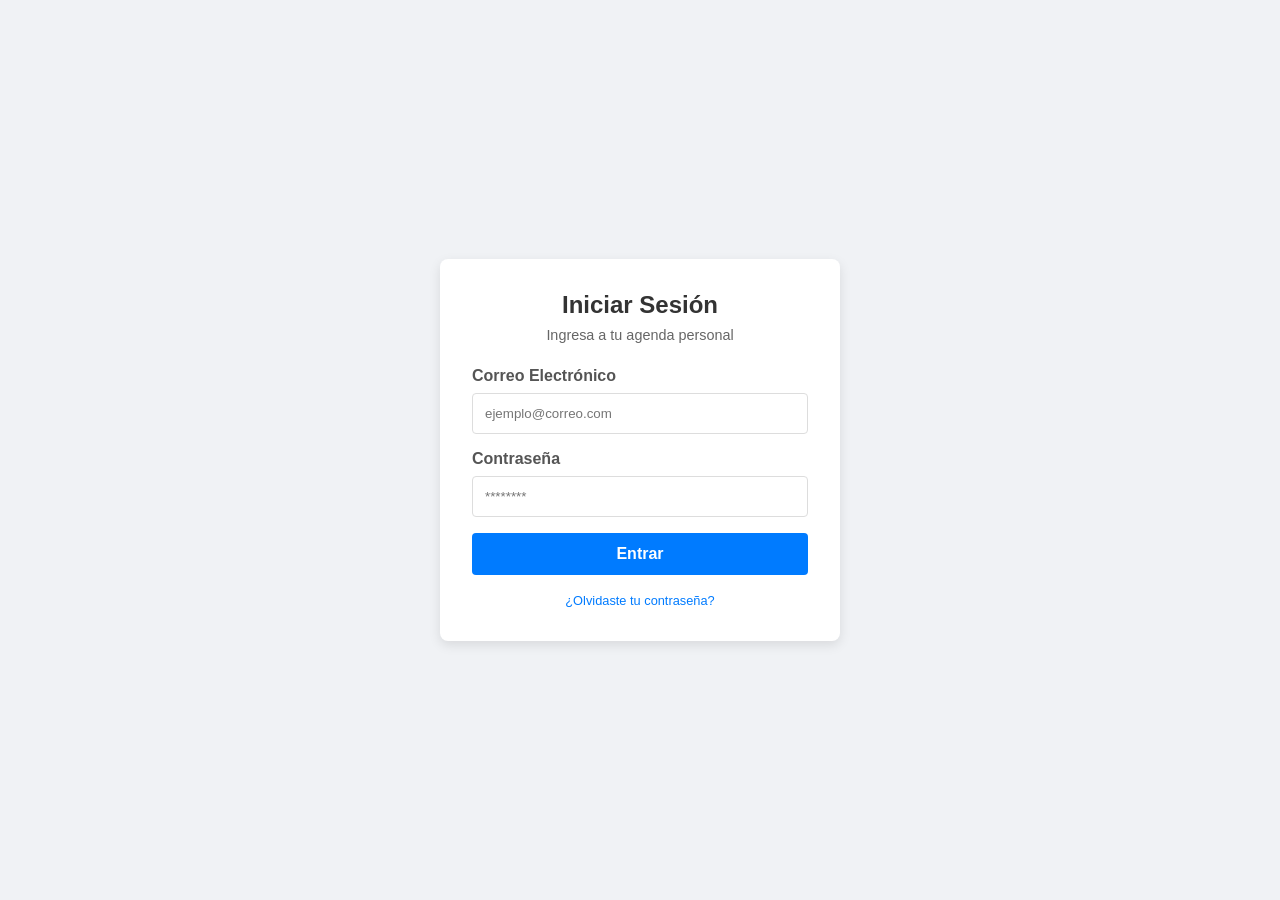
<file: html/index.html>
<!DOCTYPE html>
<html lang="es">
<head>
    <meta charset="UTF-8">
    <meta name="viewport" content="width=device-width, initial-scale=1.0">
    <title>Login - Agenda Web</title>
    <link rel="stylesheet" href="../Style/Login.css">
</head> 
<body> 
    <div class="login-container">
        <form class="login-form">
            <h2>Iniciar Sesión</h2>
            <p>Ingresa a tu agenda personal</p>
            
            <div class="input-group">
                <label for="email">Correo Electrónico</label>
                <input type="email" id="email" placeholder="ejemplo@correo.com" required>
            </div>

            <div class="input-group">
                <label for="password">Contraseña</label>
                <input type="password" id="password" placeholder="********" required>
            </div>

            <button type="button" onclick="manejarLogin()" class="btn-login">
                Entrar
            </button>
            
            <div class="footer-links">
                <a href="#">¿Olvidaste tu contraseña?</a>
            </div>
        </form>
    </div>

    <script>
        function manejarLogin() {
            
            const correoIngresado = document.getElementById('email').value;
            const passIngresada = document.getElementById('password').value;

            
            if (correoIngresado.trim() === "" || passIngresada.trim() === "") {
                alert("Por favor, completa todos los campos.");
                return;
            }

         
            localStorage.setItem('userEmail', correoIngresado);
            localStorage.setItem('userPass', passIngresada);

            
            window.location.href = 'contactos.html';
        }
    </script>
</body>
</html>
</file>
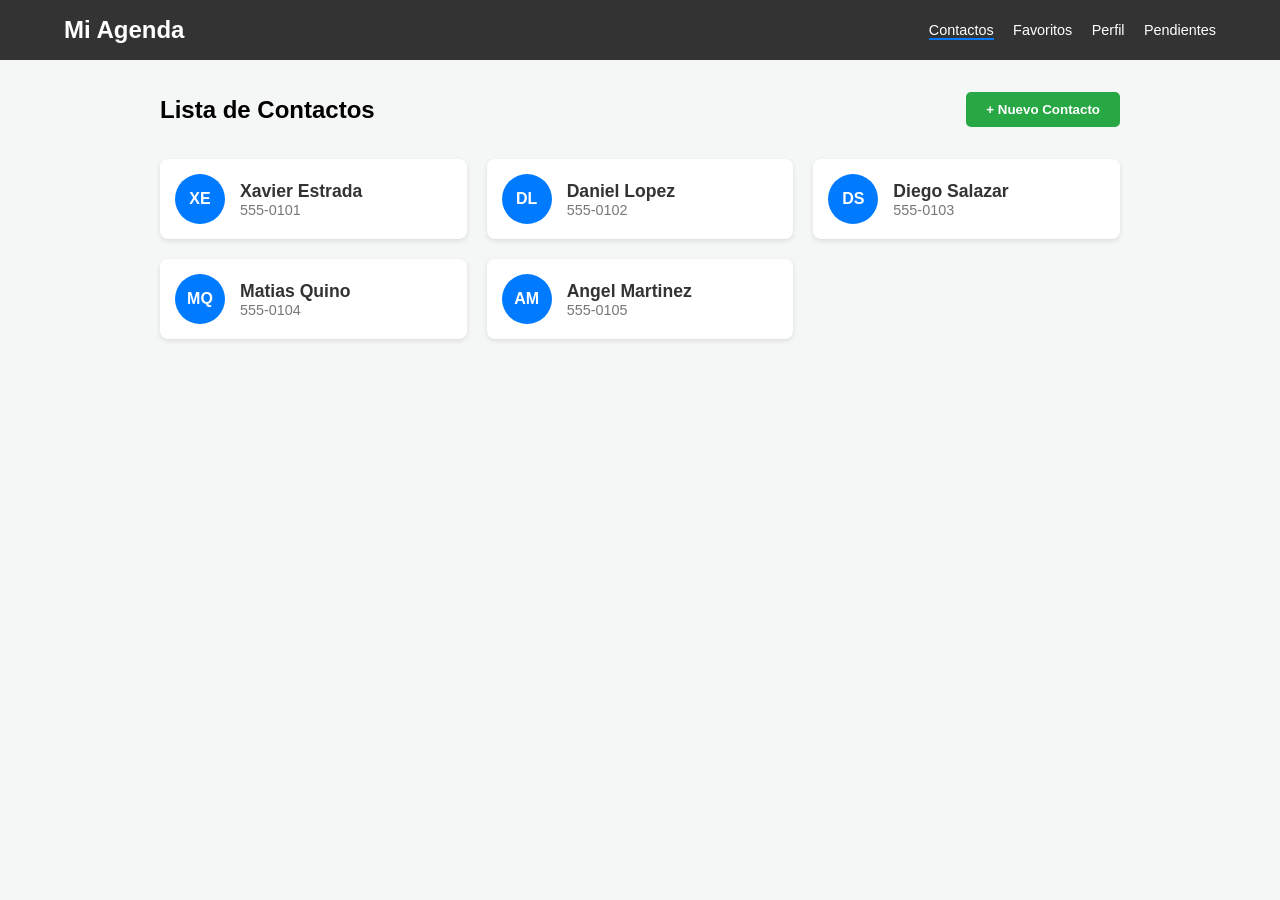
<file: html/contactos.html>
<!DOCTYPE html>
<html lang="es">
<head>
    <meta charset="UTF-8">
    <meta name="viewport" content="width=device-width, initial-scale=1.0">
    <title>Mis Contactos - Agenda Web</title>
    <link rel="stylesheet" href="../Style/Contactos.css">
</head>
<body>
    <nav class="navbar">
        <h1>Mi Agenda</h1>
        <div class="nav-links">
            <a href="contactos.html" class="active">Contactos</a>
            <a href="Favoritos.html">Favoritos</a>
            <a href="Perfil.html">Perfil</a>
            <a href="ToDoList.html">Pendientes</a>
        </div>
    </nav>

    <main class="container">
        <div class="header-section">
            <h2>Lista de Contactos</h2>
            <button class="btn-add" onclick="window.location.href='nuevo_contacto.html'">+ Nuevo Contacto</button>
        </div>

        <div class="contacts-grid">
            <div class="contact-card" onclick="window.location.href='detalles.html?id=xavier'">
                <div class="avatar">XE</div>
                <div class="info">
                    <h3>Xavier Estrada</h3>
                    <p>555-0101</p>
                </div>
            </div>

            <div class="contact-card" onclick="window.location.href='detalles.html?id=daniel'">
                <div class="avatar">DL</div>
                <div class="info">
                    <h3>Daniel Lopez</h3>
                    <p>555-0102</p>
                </div>
            </div>

            <div class="contact-card" onclick="window.location.href='detalles.html?id=diego'">
                <div class="avatar">DS</div>
                <div class="info">
                    <h3>Diego Salazar</h3>
                    <p>555-0103</p>
                </div>
            </div>

            <div class="contact-card" onclick="window.location.href='detalles.html?id=matias'">
                <div class="avatar">MQ</div>
                <div class="info">
                    <h3>Matias Quino</h3>
                    <p>555-0104</p>
                </div>
            </div>

            <div class="contact-card" onclick="window.location.href='detalles.html?id=angel'">
                <div class="avatar">AM</div>
                <div class="info">
                    <h3>Angel Martinez</h3>
                    <p>555-0105</p>
                </div>
            </div>
        </div>
    </main>
</body>
</html>
</file>
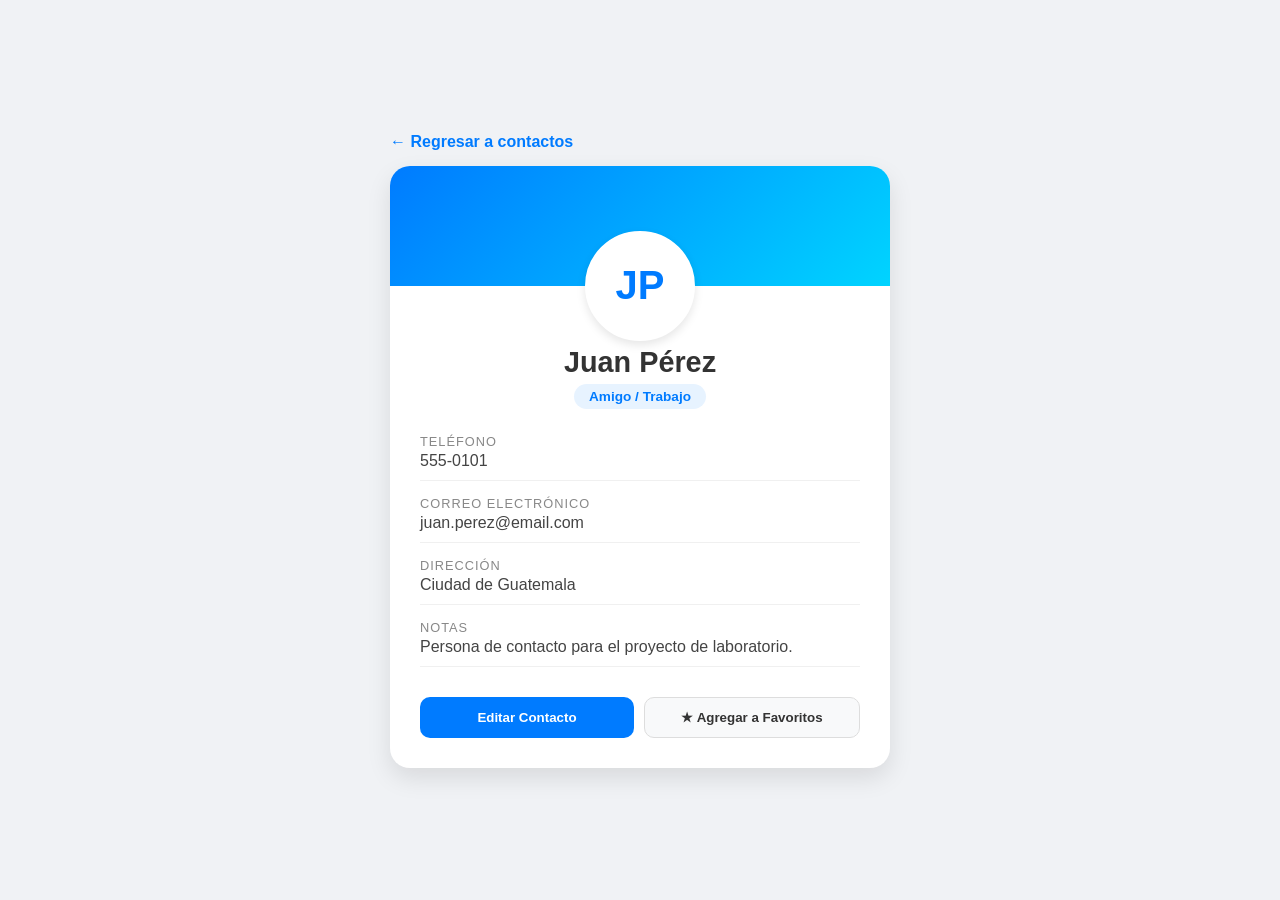
<file: html/detalles.html>
<!DOCTYPE html>
<html lang="es">
<head>
    <meta charset="UTF-8">
    <meta name="viewport" content="width=device-width, initial-scale=1.0">
    <title>Perfil del Contacto - Agenda Web</title>
    <link rel="stylesheet" href="../Style/detalles.css">
</head>
<body>
    <div class="container">
        <a href="contactos.html" class="back-link">← Regresar a contactos</a>
        
        <div class="profile-card">
            <div class="profile-header">
                <div class="profile-avatar" id="det-avatar">JP</div>
            </div>
            
            <div class="profile-body">
                <h2 class="contact-name" id="det-name">Juan Pérez</h2>
                <span class="contact-tag" id="det-tag">Amigo / Trabajo</span>
                
                <div class="info-list">
                    <div class="info-item">
                        <span class="label">Teléfono</span>
                        <span class="value" id="det-phone">555-0101</span>
                    </div>
                    <div class="info-item">
                        <span class="label">Correo Electrónico</span>
                        <span class="value" id="det-email">juan.perez@email.com</span>
                    </div>
                    <div class="info-item">
                        <span class="label">Dirección</span>
                        <span class="value">Ciudad de Guatemala</span>
                    </div>
                    <div class="info-item">
                        <span class="label">Notas</span>
                        <span class="value">Persona de contacto para el proyecto de laboratorio.</span>
                    </div>
                </div>

                <div class="action-buttons">
                    <button class="btn-edit">Editar Contacto</button>
                    <button class="btn-fav">★ Agregar a Favoritos</button>
                </div>
            </div>
        </div>
    </div>

    <script>
        const infoContactos = {
            "xavier": { nombre: "Xavier Estrada", tel: "555-0101", correo: "xavier@email.com", avatar: "XE", tag: "Trabajo" },
            "daniel": { nombre: "Daniel Lopez", tel: "555-0102", correo: "daniel@email.com", avatar: "DL", tag: "Amigo" },
            "diego": { nombre: "Diego Salazar", tel: "555-0103", correo: "diego@email.com", avatar: "DS", tag: "Familia" },
            "matias": { nombre: "Matias Quino", tel: "555-0104", correo: "matias@email.com", avatar: "MQ", tag: "Trabajo" },
            "angel": { nombre: "Angel Martinez", tel: "555-0105", correo: "angel@email.com", avatar: "AM", tag: "Amigo" }
        };

        
        const params = new URLSearchParams(window.location.search);
        const contactoId = params.get('id');

        if (contactoId && infoContactos[contactoId]) {
            const c = infoContactos[contactoId];
            document.getElementById('det-name').innerText = c.nombre;
            document.getElementById('det-phone').innerText = c.tel;
            document.getElementById('det-email').innerText = c.correo;
            document.getElementById('det-avatar').innerText = c.avatar;
            document.getElementById('det-tag').innerText = c.tag;
        }
    </script>
</body>
</html>
</file>
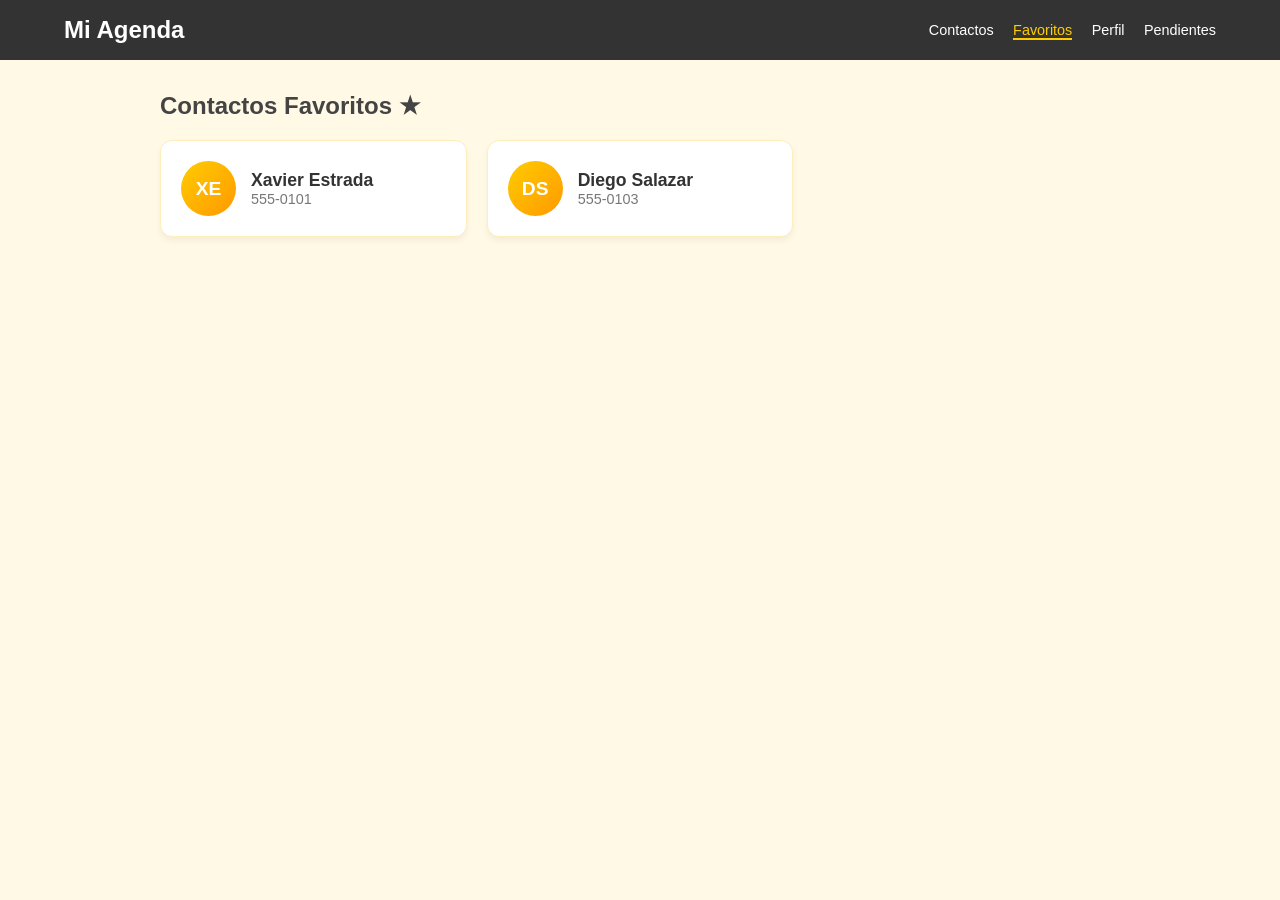
<file: html/Favoritos.html>
<!DOCTYPE html>
<html lang="es">
<head>
    <meta charset="UTF-8">
    <meta name="viewport" content="width=device-width, initial-scale=1.0">
    <title>Favoritos - Agenda Web</title>
    <link rel="stylesheet" href="../Style/Favoritos.css">
</head>
<body>
    <nav class="navbar">
        <h1>Mi Agenda</h1>
        <div class="nav-links">
            <a href="contactos.html">Contactos</a>
            <a href="Favoritos.html" class="active">Favoritos</a>
            <a href="Perfil.html">Perfil</a>
            <a href="ToDoList.html">Pendientes</a>
        </div>
    </nav>

    <main class="container">
        <div class="header-section">
            <h2>Contactos Favoritos ★</h2>
        </div>

        <div class="contacts-grid">
            <div class="contact-card" onclick="window.location.href='detalles.html?id=xavier'">
                <div class="avatar">XE</div>
                <div class="info">
                    <h3>Xavier Estrada</h3>
                    <p>555-0101</p>
                </div>
            </div>

            <div class="contact-card" onclick="window.location.href='detalles.html?id=diego'">
                <div class="avatar">DS</div>
                <div class="info">
                    <h3>Diego Salazar</h3>
                    <p>555-0103</p>
                </div>
            </div>
        </div>
    </main>
</body>
</html>
</file>
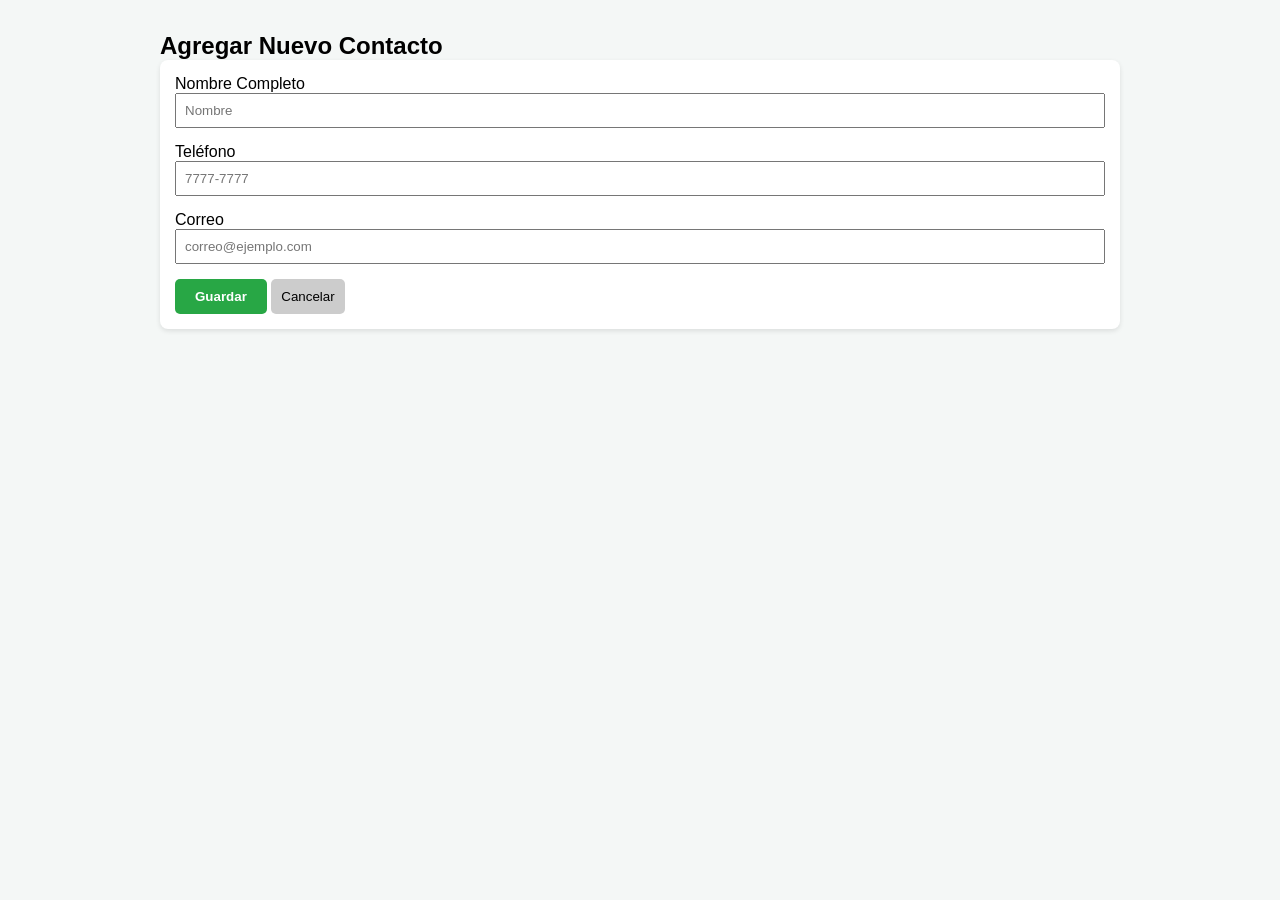
<file: html/nuevo_contacto.html>
<!DOCTYPE html>
<html lang="es">
<head>
    <meta charset="UTF-8">
    <meta name="viewport" content="width=device-width, initial-scale=1.0">
    <title>Nuevo Contacto</title>
    <link rel="stylesheet" href="../Style/Contactos.css">
</head>
<body>
    <div class="container">
        <h2>Agregar Nuevo Contacto</h2>
        <form class="contact-card" style="display: block; cursor: default;">
            <div class="input-group" style="margin-bottom: 15px;">
                <label>Nombre Completo</label>
                <input type="text" style="width: 100%; padding: 8px;" placeholder="Nombre">
            </div>
            <div class="input-group" style="margin-bottom: 15px;">
                <label>Teléfono</label>
                <input type="tel" style="width: 100%; padding: 8px;" placeholder="7777-7777">
            </div>
            <div class="input-group" style="margin-bottom: 15px;">
                <label>Correo</label>
                <input type="email" style="width: 100%; padding: 8px;" placeholder="correo@ejemplo.com">
            </div>
            <button type="button" class="btn-add" onclick="window.location.href='contactos.html'">Guardar</button>
            <button type="button" onclick="window.location.href='contactos.html'" style="background: #ccc; border:none; padding:10px; border-radius:5px;">Cancelar</button>
        </form>
    </div>
</body>
</html>
</file>
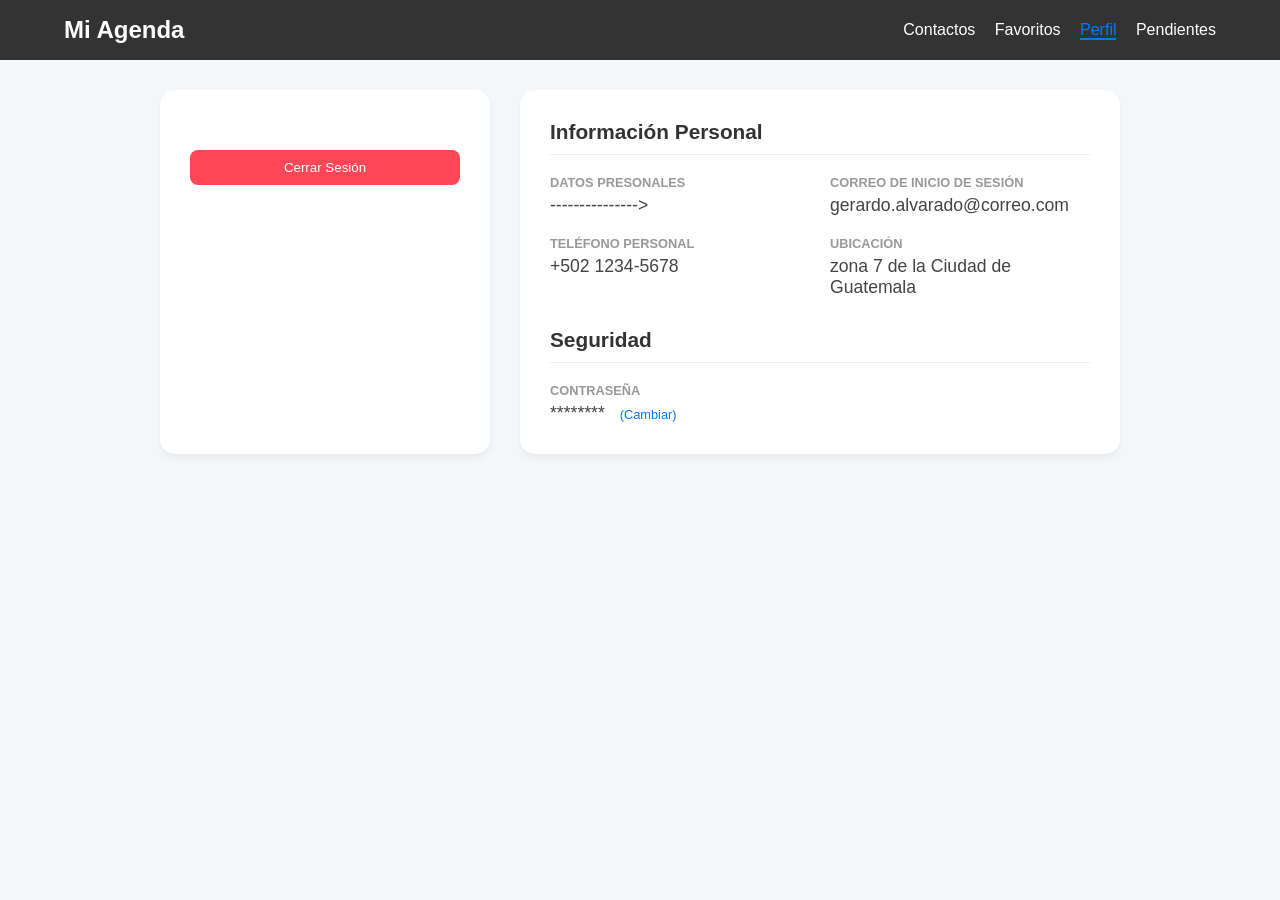
<file: html/Perfil.html>
<!DOCTYPE html>
<html lang="es">
<head>
    <meta charset="UTF-8">
    <meta name="viewport" content="width=device-width, initial-scale=1.0">
    <title>Mi Perfil - Agenda Web</title>
    <link rel="stylesheet" href="../Style/Perfil.css">
</head>
<body>
    <nav class="navbar">
        <h1>Mi Agenda</h1>
        <div class="nav-links">
            <a href="contactos.html">Contactos</a>
            <a href="Favoritos.html">Favoritos</a>
            <a href="Perfil.html" class="active">Perfil</a>
            <a href="ToDoList.html">Pendientes</a>
        </div>
    </nav>

    <main class="container">
        <div class="profile-layout">
            <div class="side-card">
              
                <button class="btn-logout" onclick="window.location.href='index.html'">Cerrar Sesión</button>
            </div>

            <div class="main-card">
                <h2>Información Personal</h2>
                <hr>
                <div class="details-grid">
                    <div class="detail-item">
                        <label>Datos presonales</label>
                        <p>---------------></p>
                    </div>
                    <div class="detail-item">
                        <label>Correo de Inicio de Sesión</label>
                        <p id="user-email-display">gerardo.alvarado@correo.com</p>
                    </div>
                    <div class="detail-item">
                        <label>Teléfono Personal</label>
                        <p>+502 1234-5678</p>
                    </div>
                    <div class="detail-item">
                        <label>Ubicación</label>
                        <p>zona 7 de la Ciudad de Guatemala</p>
                    </div>
                </div>

                <h2 style="margin-top: 30px;">Seguridad</h2>
                <hr>
                <div class="detail-item">
                    <label>Contraseña</label>
                    <p id="user-pass-display">******** <span class="change-link">(Cambiar)</span></p>
                </div>
            </div>
        </div>
    </main>

    <script>
        
        window.onload = function() {
            
            const emailGuardado = localStorage.getItem('userEmail');
            const passGuardada = localStorage.getItem('userPass');

           
            if (emailGuardado) {
                document.getElementById('user-email-display').innerText = emailGuardado;
            }
            
            if (passGuardada) {
               
                document.getElementById('user-pass-display').innerHTML = passGuardada + ' <span class="change-link">(Cambiar)</span>';
            }
        };
    </script>
</body>
</html>
</file>
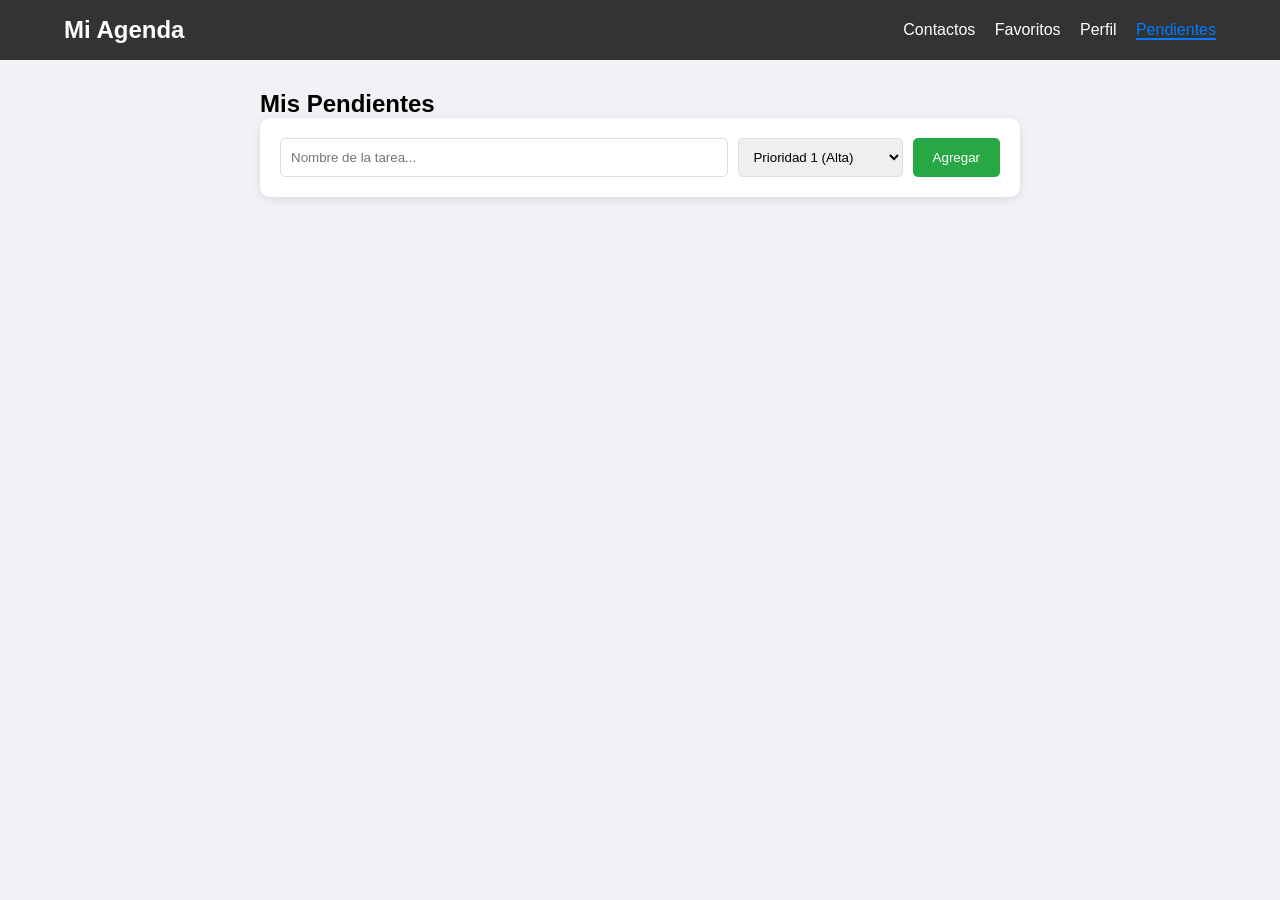
<file: html/ToDoList.html>
<!DOCTYPE html>
<html lang="es">
<head>
    <meta charset="UTF-8">
    <meta name="viewport" content="width=device-width, initial-scale=1.0">
    <title>ToDo List - Agenda Web</title>
    <link rel="stylesheet" href="../Style/ToDoList.css">
</head>
<body>
    <nav class="navbar">
        <h1>Mi Agenda</h1>
        <div class="nav-links">
            <a href="contactos.html">Contactos</a>
            <a href="Favoritos.html">Favoritos</a>
            <a href="Perfil.html">Perfil</a>
            <a href="ToDoList.html" class="active">Pendientes</a>
        </div>
    </nav>

    <main class="container">
        <div class="header-section">
            <h2>Mis Pendientes</h2>
        </div>

        <div class="todo-form">
            <input type="text" id="taskInput" placeholder="Nombre de la tarea...">
            <select id="priorityInput">
                <option value="1">Prioridad 1 (Alta)</option>
                <option value="2">Prioridad 2 (Media)</option>
                <option value="3">Prioridad 3 (Baja)</option>
            </select>
            <button onclick="addTask()" class="btn-add-task">Agregar</button>
        </div>

        <div id="taskList" class="task-list">
            </div>
    </main>

    <script>
        let tasks = [];

        function addTask() {
            const input = document.getElementById('taskInput');
            const priority = document.getElementById('priorityInput');

            if (input.value.trim() === "") {
                alert("Por favor escribe una tarea");
                return;
            }

            const newTask = {
                id: Date.now(),
                text: input.value,
                priority: parseInt(priority.value)
            };

            tasks.push(newTask);
            input.value = ""; 
            renderTasks();
        }

        function deleteTask(id) {
            tasks = tasks.filter(task => task.id !== id);
            renderTasks();
        }

        function editTask(id) {
            const taskToEdit = tasks.find(t => t.id === id);
            const newText = prompt("Editar tarea:", taskToEdit.text);
            
            if (newText !== null && newText.trim() !== "") {
                taskToEdit.text = newText;
                renderTasks();
            }
        }

        function renderTasks() {
            const listElement = document.getElementById('taskList');
            listElement.innerHTML = "";

            
            tasks.sort((a, b) => a.priority - b.priority);

            tasks.forEach(task => {
                const taskDiv = document.createElement('div');
                taskDiv.className = `task-item priority-${task.priority}`;
                
                taskDiv.innerHTML = `
                    <div class="task-info">
                        <span class="prio-badge">P${task.priority}</span>
                        <p>${task.text}</p>
                    </div>
                    <div class="task-actions">
                        <button class="btn-edit" onclick="editTask(${task.id})">✎</button>
                        <button class="btn-delete" onclick="deleteTask(${task.id})">🗑</button>
                    </div>
                `;
                listElement.appendChild(taskDiv);
            });
        }
    </script>
</body>
</html>
</file>
<file: Style/Login.css>
* {
    box-sizing: border-box;
    margin: 0;
    padding: 0;
    font-family: 'Segoe UI', Tahoma, Geneva, Verdana, sans-serif;
}

body {
    background-color: #f0f2f5;
    display: flex;
    justify-content: center;
    align-items: center;
    height: 100vh;
}


.login-container {
    background-color: white;
    padding: 2rem;
    border-radius: 8px;
    box-shadow: 0 4px 12px rgba(0, 0, 0, 0.1);
    width: 100%;
    max-width: 400px; 
    margin: 20px;     
}

.login-form h2 {
    text-align: center;
    color: #333;
    margin-bottom: 0.5rem;
}

.login-form p {
    text-align: center;
    color: #666;
    margin-bottom: 1.5rem;
    font-size: 0.9rem;
}


.input-group {
    margin-bottom: 1rem;
}

.input-group label {
    display: block;
    margin-bottom: 0.5rem;
    color: #555;
    font-weight: 600;
}

.input-group input {
    width: 100%;
    padding: 0.75rem;
    border: 1px solid #ddd;
    border-radius: 4px;
    outline: none;
}

.input-group input:focus {
    border-color: #007bff;
}


.btn-login {
    width: 100%;
    padding: 0.75rem;
    background-color: #007bff;
    color: white;
    border: none;
    border-radius: 4px;
    font-size: 1rem;
    font-weight: bold;
    cursor: pointer;
    transition: background 0.3s;
}

.btn-login:hover {
    background-color: #0056b3;
}

.footer-links {
    text-align: center;
    margin-top: 1rem;
}

.footer-links a {
    font-size: 0.8rem;
    color: #007bff;
    text-decoration: none;
}
</file>
<file: Style/Contactos.css>
* {
    box-sizing: border-box;
    margin: 0;
    padding: 0;
    font-family: Arial, sans-serif;
}

body {
    background-color: #f4f7f6;
}


.navbar {
    background-color: #333;
    color: white;
    padding: 1rem 5%;
    display: flex;
    justify-content: space-between;
    align-items: center;
    flex-wrap: wrap;
}

.nav-links a {
    color: white;
    text-decoration: none;
    margin-left: 15px;
    font-size: 0.9rem;
}

.nav-links a.active {
    border-bottom: 2px solid #007bff;
}


.container {
    max-width: 1000px;
    margin: 2rem auto;
    padding: 0 20px;
}

.header-section {
    display: flex;
    justify-content: space-between;
    align-items: center;
    margin-bottom: 2rem;
}


.btn-add {
    background-color: #28a745;
    color: white;
    border: none;
    padding: 10px 20px;
    border-radius: 5px;
    cursor: pointer;
    font-weight: bold;
}


.contacts-grid {
    display: grid;
    grid-template-columns: repeat(auto-fill, minmax(280px, 1fr));
    gap: 20px;
}

.contact-card {
    background: white;
    padding: 15px;
    border-radius: 8px;
    display: flex;
    align-items: center;
    box-shadow: 0 2px 5px rgba(0,0,0,0.1);
    cursor: pointer;
    transition: transform 0.2s;
}

.contact-card:hover {
    transform: translateY(-5px);
    border-left: 5px solid #007bff;
}

.avatar {
    width: 50px;
    height: 50px;
    background-color: #007bff;
    color: white;
    border-radius: 50%;
    display: flex;
    align-items: center;
    justify-content: center;
    font-weight: bold;
    margin-right: 15px;
}

.info h3 {
    font-size: 1.1rem;
    color: #333;
}

.info p {
    color: #777;
    font-size: 0.9rem;
}
</file>
<file: Style/detalles.css>
* {
    box-sizing: border-box;
    margin: 0;
    padding: 0;
    font-family: 'Segoe UI', Roboto, sans-serif;
}

body {
    background-color: #f0f2f5;
    display: flex;
    justify-content: center;
    align-items: center;
    min-height: 100vh;
    padding: 20px;
}

.container {
    width: 100%;
    max-width: 500px;
}

.back-link {
    display: inline-block;
    text-decoration: none;
    color: #007bff;
    font-weight: 600;
    margin-bottom: 15px;
    transition: color 0.3s;
}

.back-link:hover {
    color: #0056b3;
}


.profile-card {
    background: #fff;
    border-radius: 20px;
    overflow: hidden;
    box-shadow: 0 10px 25px rgba(0,0,0,0.1);
    text-align: center;
}


.profile-header {
    background: linear-gradient(135deg, #007bff, #00d4ff);
    height: 120px;
    position: relative;
    margin-bottom: 60px;
}

.profile-avatar {
    width: 110px;
    height: 110px;
    background: #fff;
    border: 5px solid #fff;
    border-radius: 50%;
    display: flex;
    justify-content: center;
    align-items: center;
    font-size: 2.5rem;
    font-weight: bold;
    color: #007bff;
    position: absolute;
    bottom: -55px;
    left: 50%;
    transform: translateX(-50%);
    box-shadow: 0 4px 10px rgba(0,0,0,0.1);
}


.profile-body {
    padding: 0 30px 30px;
}

.contact-name {
    font-size: 1.8rem;
    color: #333;
    margin-bottom: 5px;
}

.contact-tag {
    display: inline-block;
    background: #e7f3ff;
    color: #007bff;
    padding: 5px 15px;
    border-radius: 20px;
    font-size: 0.85rem;
    font-weight: 600;
    margin-bottom: 25px;
}


.info-list {
    text-align: left;
    margin-bottom: 30px;
}

.info-item {
    margin-bottom: 15px;
    border-bottom: 1px solid #f0f0f0;
    padding-bottom: 10px;
}

.info-item .label {
    display: block;
    font-size: 0.8rem;
    color: #888;
    text-transform: uppercase;
    letter-spacing: 1px;
    margin-bottom: 3px;
}

.info-item .value {
    font-size: 1rem;
    color: #444;
    font-weight: 500;
}


.action-buttons {
    display: flex;
    gap: 10px;
    flex-wrap: wrap;
}

.action-buttons button {
    flex: 1;
    min-width: 150px;
    padding: 12px;
    border: none;
    border-radius: 10px;
    font-weight: 600;
    cursor: pointer;
    transition: 0.3s;
}

.btn-edit {
    background-color: #007bff;
    color: white;
}

.btn-edit:hover {
    background-color: #0056b3;
}

.btn-fav {
    background-color: #f8f9fa;
    color: #333;
    border: 1px solid #ddd !important;
}

.btn-fav:hover {
    background-color: #e2e6ea;
}


@media (max-width: 400px) {
    .profile-card {
        border-radius: 0;
    }
}
</file>
<file: Style/Favoritos.css>
* {
    box-sizing: border-box;
    margin: 0;
    padding: 0;
    font-family: 'Segoe UI', Tahoma, Geneva, Verdana, sans-serif;
}

body {
    background-color: #fff9e6; 
}


.navbar {
    background-color: #333;
    color: white;
    padding: 1rem 5%;
    display: flex;
    justify-content: space-between;
    align-items: center;
}

.nav-links a {
    color: white;
    text-decoration: none;
    margin-left: 15px;
    font-size: 0.9rem;
}

.nav-links a.active {
    color: #ffcc00; 
    border-bottom: 2px solid #ffcc00;
}


.container {
    max-width: 1000px;
    margin: 2rem auto;
    padding: 0 20px;
}

h2 {
    color: #444;
    margin-bottom: 20px;
    display: flex;
    align-items: center;
    gap: 10px;
}


.contacts-grid {
    display: grid;
    grid-template-columns: repeat(auto-fill, minmax(280px, 1fr));
    gap: 20px;
}

.contact-card {
    background: white;
    padding: 20px;
    border-radius: 12px;
    display: flex;
    align-items: center;
    box-shadow: 0 4px 6px rgba(0,0,0,0.05);
    cursor: pointer;
    transition: all 0.3s ease;
    border: 1px solid #ffeeba; 
}

.contact-card:hover {
    transform: scale(1.02);
    box-shadow: 0 8px 15px rgba(255, 204, 0, 0.2);
    border-color: #ffcc00;
}

.avatar {
    width: 55px;
    height: 55px;
    background: linear-gradient(135deg, #ffcc00, #ff9900); 
    color: white;
    border-radius: 50%;
    display: flex;
    align-items: center;
    justify-content: center;
    font-weight: bold;
    font-size: 1.2rem;
    margin-right: 15px;
}

.info h3 {
    font-size: 1.1rem;
    color: #333;
}

.info p {
    color: #777;
    font-size: 0.9rem;
}


@media (max-width: 600px) {
    .navbar {
        flex-direction: column;
        gap: 10px;
    }
    
    .nav-links {
        display: flex;
        flex-wrap: wrap;
        justify-content: center;
    }
}
</file>
<file: Style/Perfil.css>
* {
    box-sizing: border-box;
    margin: 0;
    padding: 0;
    font-family: 'Segoe UI', sans-serif;
}

body {
    background-color: #f4f7f9;
}


.navbar {
    background-color: #333;
    color: white;
    padding: 1rem 5%;
    display: flex;
    justify-content: space-between;
    align-items: center;
}

.nav-links a {
    color: white;
    text-decoration: none;
    margin-left: 15px;
}

.nav-links a.active {
    border-bottom: 2px solid #007bff;
    color: #007bff;
}


.container {
    max-width: 1000px;
    margin: 30px auto;
    padding: 0 20px;
}

.profile-layout {
    display: flex;
    gap: 30px;
    flex-wrap: wrap; 
}


.side-card {
    flex: 1;
    min-width: 250px;
    background: white;
    padding: 30px;
    border-radius: 15px;
    text-align: center;
    box-shadow: 0 4px 6px rgba(0,0,0,0.05);
}

.user-avatar-large {
    width: 120px;
    height: 120px;
    background: #007bff;
    color: white;
    font-size: 3rem;
    font-weight: bold;
    border-radius: 50%;
    display: flex;
    align-items: center;
    justify-content: center;
    margin: 0 auto 20px;
}

.user-role {
    color: #888;
    font-size: 0.9rem;
    margin-top: 5px;
}

.btn-logout {
    margin-top: 30px;
    padding: 10px 20px;
    background: #ff4757;
    color: white;
    border: none;
    border-radius: 8px;
    cursor: pointer;
    width: 100%;
}


.main-card {
    flex: 2;
    min-width: 300px;
    background: white;
    padding: 30px;
    border-radius: 15px;
    box-shadow: 0 4px 6px rgba(0,0,0,0.05);
}

h2 {
    font-size: 1.3rem;
    color: #333;
    margin-bottom: 10px;
}

hr {
    border: none;
    border-bottom: 1px solid #eee;
    margin-bottom: 20px;
}

.details-grid {
    display: grid;
    grid-template-columns: repeat(auto-fit, minmax(200px, 1fr));
    gap: 20px;
}

.detail-item label {
    display: block;
    font-size: 0.8rem;
    color: #999;
    text-transform: uppercase;
    font-weight: bold;
}

.detail-item p {
    font-size: 1.1rem;
    color: #444;
    margin-top: 5px;
}

.change-link {
    color: #007bff;
    font-size: 0.8rem;
    cursor: pointer;
    margin-left: 10px;
}


@media (max-width: 768px) {
    .profile-layout {
        flex-direction: column;
    }
}
</file>
<file: Style/ToDoList.css>
* {
    box-sizing: border-box;
    margin: 0;
    padding: 0;
    font-family: 'Segoe UI', sans-serif;
}

body { background-color: #f0f2f5; }

.navbar {
    background-color: #333;
    color: white;
    padding: 1rem 5%;
    display: flex;
    justify-content: space-between;
    align-items: center;
}

.nav-links a { color: white; text-decoration: none; margin-left: 15px; }
.nav-links a.active { border-bottom: 2px solid #007bff; color: #007bff; }

.container { max-width: 800px; margin: 30px auto; padding: 0 20px; }


.todo-form {
    display: flex;
    gap: 10px;
    background: white;
    padding: 20px;
    border-radius: 10px;
    box-shadow: 0 2px 10px rgba(0,0,0,0.1);
    margin-bottom: 30px;
}

.todo-form input { flex: 3; padding: 10px; border: 1px solid #ddd; border-radius: 5px; }
.todo-form select { flex: 1; padding: 10px; border: 1px solid #ddd; border-radius: 5px; }

.btn-add-task {
    padding: 10px 20px;
    background: #28a745;
    color: white;
    border: none;
    border-radius: 5px;
    cursor: pointer;
}


.task-item {
    background: white;
    padding: 15px;
    border-radius: 8px;
    margin-bottom: 10px;
    display: flex;
    justify-content: space-between;
    align-items: center;
    box-shadow: 0 2px 5px rgba(0,0,0,0.05);
    transition: 0.3s;
}


.priority-1 { border-left: 6px solid #dc3545; } 
.priority-2 { border-left: 6px solid #ffc107; } 
.priority-3 { border-left: 6px solid #17a2b8; } 

.task-info { display: flex; align-items: center; gap: 15px; }

.prio-badge {
    background: #eee;
    padding: 2px 8px;
    border-radius: 4px;
    font-size: 0.75rem;
    font-weight: bold;
}

.task-actions button {
    border: none;
    padding: 5px 10px;
    border-radius: 4px;
    cursor: pointer;
    margin-left: 5px;
}

.btn-edit { background: #ffc107; color: #333; }
.btn-delete { background: #dc3545; color: white; }


@media (max-width: 600px) {
    .todo-form { flex-direction: column; }
}
</file>
